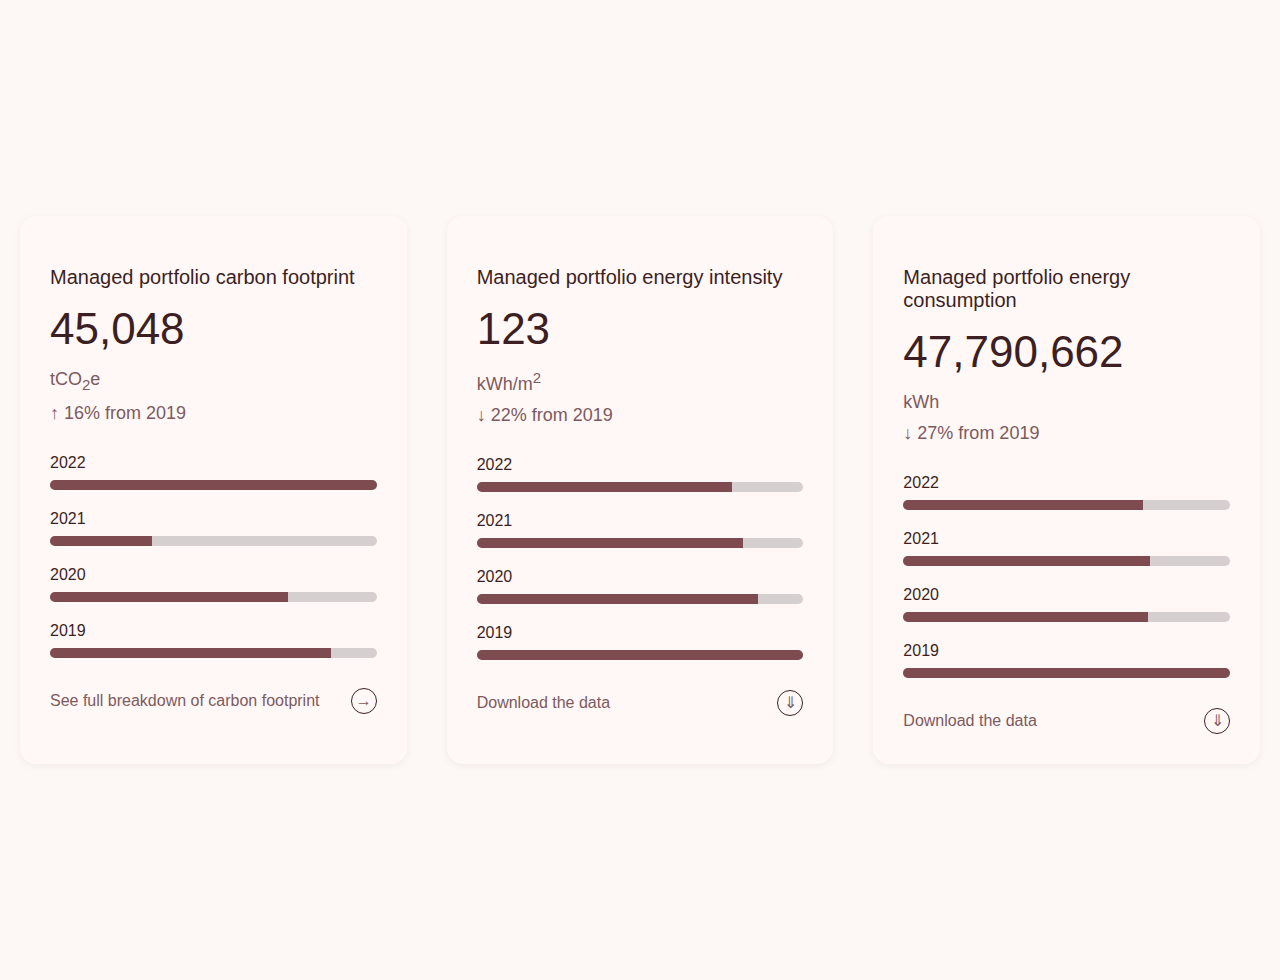
<file: index.html>
<!DOCTYPE html>
<html lang="en">
<head>
  <meta charset="UTF-8" />
  <meta name="viewport" content="width=device-width, initial-scale=1.0" />
  <title>Environmental Dashboard</title>
  <style>
    body {
      font-family: 'Helvetica Neue', sans-serif;
      background-color: #fdf8f6;
      color: #3c1f23;
      margin: 0;
      padding: 40px 20px;
      display: flex;
      justify-content: center;
      align-items: center;
      min-height: 100vh;
    }
    .dashboard {
      display: flex;
      flex-wrap: wrap;
      justify-content: center;
      gap: 40px;
      max-width: 1400px;
      width: 100%;
      margin: auto;
    }
    .card {
      flex: 1 1 100%;
      max-width: 100%;
      box-sizing: border-box;
      padding: 30px;
      background: #fff8f6;
      border-radius: 16px;
      box-shadow: 0 2px 8px rgba(0, 0, 0, 0.05);
    }
    @media (min-width: 768px) {
      .card {
        flex: 1 1 calc(50% - 40px);
      }
    }
    @media (min-width: 1024px) {
      .card {
        flex: 1 1 calc(33.33% - 40px);
      }
    }
    .card h3 {
      font-weight: normal;
      font-size: 20px;
      margin-bottom: 10px;
    }
    .value {
      font-size: 44px;
      margin: 15px 0;
    }
    .unit {
      font-size: 18px;
      color: #7d5a5e;
    }
    .change {
      color: #7d5a5e;
      font-size: 18px;
      margin-top: 10px;
    }
    .bar-container {
      margin-top: 30px;
    }
    .bar-year {
      margin-top: 20px;
      font-size: 16px;
    }
    .bar {
      height: 10px;
      background-color: #d6cfcf;
      position: relative;
      margin-top: 8px;
      border-radius: 5px;
      overflow: hidden;
    }
    .bar-fill {
      height: 100%;
      background-color: #7d4b50;
      position: absolute;
      top: 0;
      left: 0;
    }
    .footer {
      margin-top: 30px;
      font-size: 16px;
      color: #7d5a5e;
      display: flex;
      justify-content: space-between;
      align-items: center;
    }
    .icon {
      display: inline-block;
      width: 24px;
      height: 24px;
      border: 1px solid #3c1f23;
      border-radius: 50%;
      text-align: center;
      line-height: 24px;
      font-size: 16px;
      margin-left: 10px;
    }
  </style>
</head>
<body>
  <div class="dashboard">
    <!-- Carbon Footprint Card -->
    <div class="card">
      <h3>Managed portfolio carbon footprint</h3>
      <div class="value">45,048</div>
      <div class="unit">tCO<sub>2</sub>e</div>
      <div class="change">↑ 16% from 2019</div>
      <div class="bar-container">
        <div class="bar-year">2022<div class="bar"><div class="bar-fill" style="width:100%"></div></div></div>
        <div class="bar-year">2021<div class="bar"><div class="bar-fill" style="width:31.3%"></div></div></div>
        <div class="bar-year">2020<div class="bar"><div class="bar-fill" style="width:72.9%"></div></div></div>
        <div class="bar-year">2019<div class="bar"><div class="bar-fill" style="width:85.9%"></div></div></div>
      </div>
      <div class="footer">See full breakdown of carbon footprint <span class="icon">→</span></div>
    </div>

    <!-- Energy Intensity Card -->
    <div class="card">
      <h3>Managed portfolio energy intensity</h3>
      <div class="value">123</div>
      <div class="unit">kWh/m<sup>2</sup></div>
      <div class="change">↓ 22% from 2019</div>
      <div class="bar-container">
        <div class="bar-year">2022<div class="bar"><div class="bar-fill" style="width:78.3%"></div></div></div>
        <div class="bar-year">2021<div class="bar"><div class="bar-fill" style="width:81.5%"></div></div></div>
        <div class="bar-year">2020<div class="bar"><div class="bar-fill" style="width:86%"></div></div></div>
        <div class="bar-year">2019<div class="bar"><div class="bar-fill" style="width:100%"></div></div></div>
      </div>
      <div class="footer">Download the data <span class="icon">⇓</span></div>
    </div>

    <!-- Energy Consumption Card -->
    <div class="card">
      <h3>Managed portfolio energy consumption</h3>
      <div class="value">47,790,662</div>
      <div class="unit">kWh</div>
      <div class="change">↓ 27% from 2019</div>
      <div class="bar-container">
        <div class="bar-year">2022<div class="bar"><div class="bar-fill" style="width:73.3%"></div></div></div>
        <div class="bar-year">2021<div class="bar"><div class="bar-fill" style="width:75.6%"></div></div></div>
        <div class="bar-year">2020<div class="bar"><div class="bar-fill" style="width:74.8%"></div></div></div>
        <div class="bar-year">2019<div class="bar"><div class="bar-fill" style="width:100%"></div></div></div>
      </div>
      <div class="footer">Download the data <span class="icon">⇓</span></div>
    </div>
  </div>
</body>
</html>
</file>
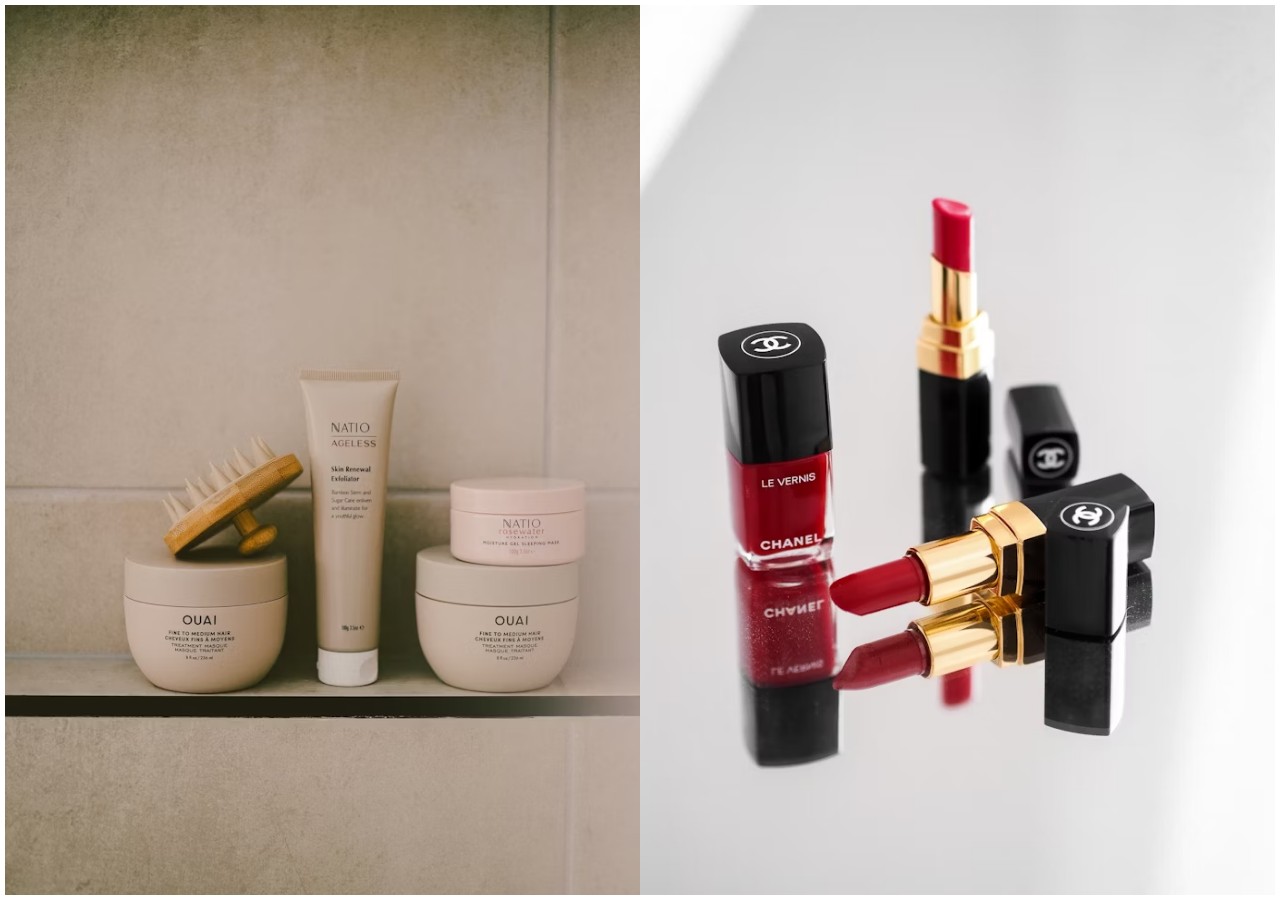
<file: 1/index.html>
<!DOCTYPE html>
<html lang="en">
<head>
    <meta charset="UTF-8">
    <meta name="viewport" content="width=device-width, initial-scale=1.0">
    <title>Document</title>
    <link rel="stylesheet" href="style.css">
</head> 
<body>
    <div class="main">
        <div class="left">
            <div class="left-hover">
                <button class="add-to-bag">Add to Bag</button>
            </div>
        </div>
        
        <div class="right">
            <div class="right-hover">
                <button class="add-to-bag">Add to Bag</button>
            </div>

        </div>
    </div>
</body>
</html>
</file>
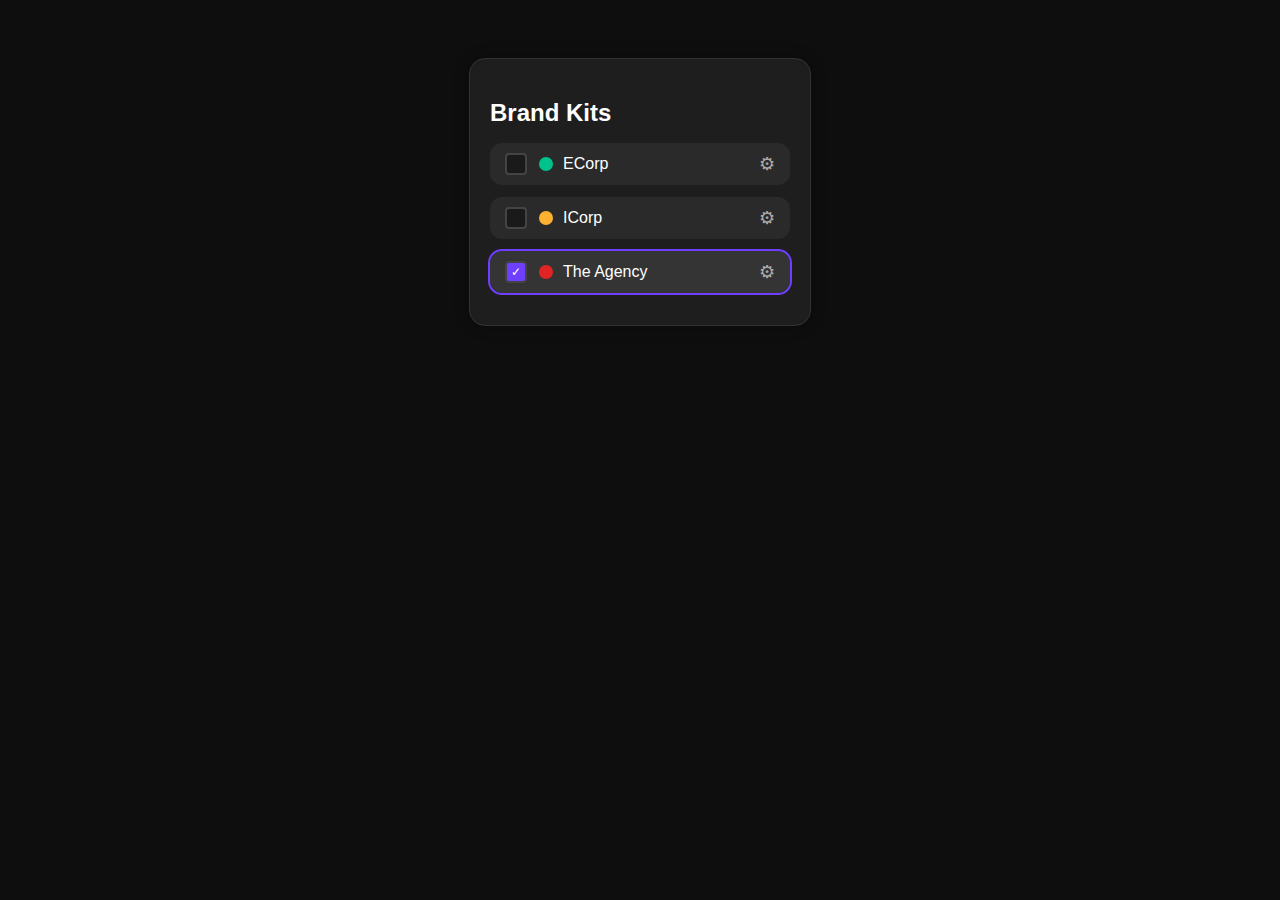
<file: 2/index.html>
<!DOCTYPE html>
<html lang="en">
<head>
  <meta charset="UTF-8" />
  <meta name="viewport" content="width=device-width, initial-scale=1.0"/>
  <title>Brand Kits</title>
  <link rel="stylesheet" href="style.css" />
</head>
<body>
  <div class="container">
    <h2>Brand Kits</h2>
    <div class="brand-kit" data-kit="ECorp">
      <div class="checkbox"></div>
      <div class="brand">
        <div class="logo" style="background-color: #00c28b;"></div>
        <span>ECorp</span>
      </div>
      <div class="settings">&#9881;</div>
    </div>

    <div class="brand-kit" data-kit="ICorp">
      <div class="checkbox"></div>
      <div class="brand">
        <div class="logo" style="background-color: #ffb132;"></div>
        <span>ICorp</span>
      </div>
      <div class="settings">&#9881;</div>
    </div>

    <div class="brand-kit selected" data-kit="The Agency">
      <div class="checkbox checked"></div>
      <div class="brand">
        <div class="logo" style="background-color: #e02424;"></div>
        <span>The Agency</span>
      </div>
      <div class="settings">&#9881;</div>
    </div>
  </div>

  <script src="script.js"></script>
</body>
</html>
</file>
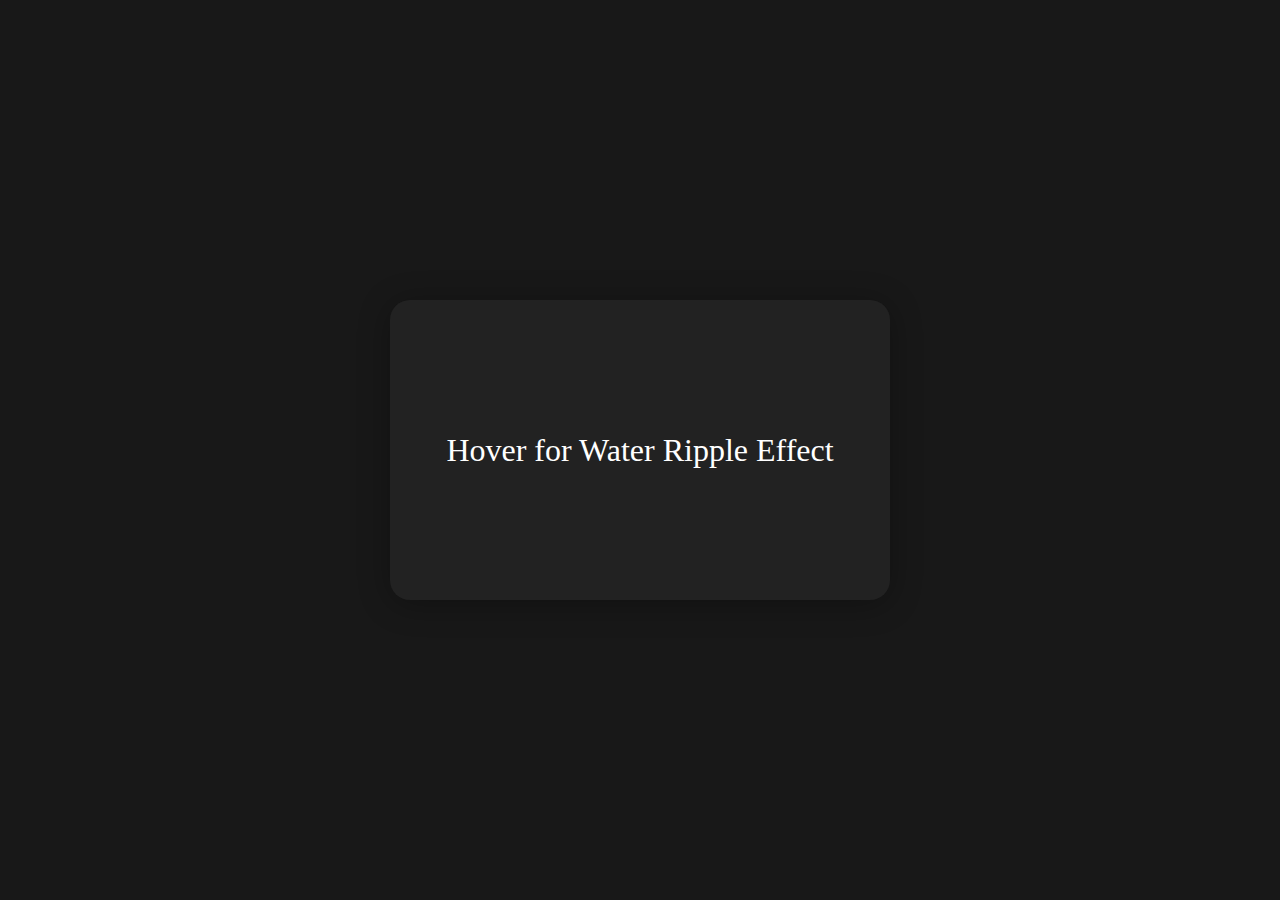
<file: 5/index.html>
<!DOCTYPE html>
<html lang="en">
<head>
  <meta charset="UTF-8">
  <meta name="viewport" content="width=device-width, initial-scale=1.0">
  <title>Ripple Effect Section</title>
  <style>
    body {
      margin: 0;
      height: 100vh;
      display: flex;
      align-items: center;
      justify-content: center;
      background: #181818;
    }
    .ripple-section {
      position: relative;
      width: 500px;
      height: 300px;
      background: #222;
      border-radius: 20px;
      overflow: hidden;
      box-shadow: 0 4px 32px rgba(0,0,0,0.3);
      cursor: pointer;
      display: flex;
      align-items: center;
      justify-content: center;
      color: #fff;
      font-size: 2rem;
      user-select: none;
    }
    .ripple {
      position: absolute;
      pointer-events: none;
      border-radius: 50%;
      width: 40px;
      height: 40px;
      background: rgba(0,180,255,0.25);
      box-shadow: 0 0 8px 2px rgba(0,180,255,0.15);
      transform: translate(-50%, -50%) scale(1);
      opacity: 1;
      animation: ripple-animate 0.8s linear forwards;
      z-index: 2;
    }
    @keyframes ripple-animate {
      to {
        opacity: 0;
        transform: translate(-50%, -50%) scale(6);
      }
    }
    .float-content {
      display: inline-block;
      animation: float-water-squash 3s ease-in-out infinite;
    }
    @keyframes float-water-squash {
      0% {
        transform: translateY(0) translateX(0) scaleX(1) scaleY(1);
      }
      15% {
        transform: translateY(-8px) translateX(4px) scaleX(1.08) scaleY(0.92);
      }
      25% {
        transform: translateY(-10px) translateX(5px) scaleX(0.95) scaleY(1.08);
      }
      40% {
        transform: translateY(-5px) translateX(2px) scaleX(1.05) scaleY(0.96);
      }
      50% {
        transform: translateY(0) translateX(0) scaleX(1) scaleY(1);
      }
      65% {
        transform: translateY(8px) translateX(-4px) scaleX(1.08) scaleY(0.92);
      }
      75% {
        transform: translateY(10px) translateX(-5px) scaleX(0.95) scaleY(1.08);
      }
      90% {
        transform: translateY(5px) translateX(-2px) scaleX(1.05) scaleY(0.96);
      }
      100% {
        transform: translateY(0) translateX(0) scaleX(1) scaleY(1);
      }
    }
  </style>
</head>
<body>
  <section class="ripple-section">
    <div class="float-content">Hover for Water Ripple Effect</div>
  </section>
  <script>
    const section = document.querySelector('.ripple-section');

    section.addEventListener('pointermove', (e) => {
      const rect = section.getBoundingClientRect();
      const x = e.clientX - rect.left;
      const y = e.clientY - rect.top;
      const ripple = document.createElement('div');
      ripple.className = 'ripple';
      ripple.style.left = `${x}px`;
      ripple.style.top = `${y}px`;
      section.appendChild(ripple);
      ripple.addEventListener('animationend', () => {
        ripple.remove();
      });
    });
  </script>
</body>
</html>
</file>
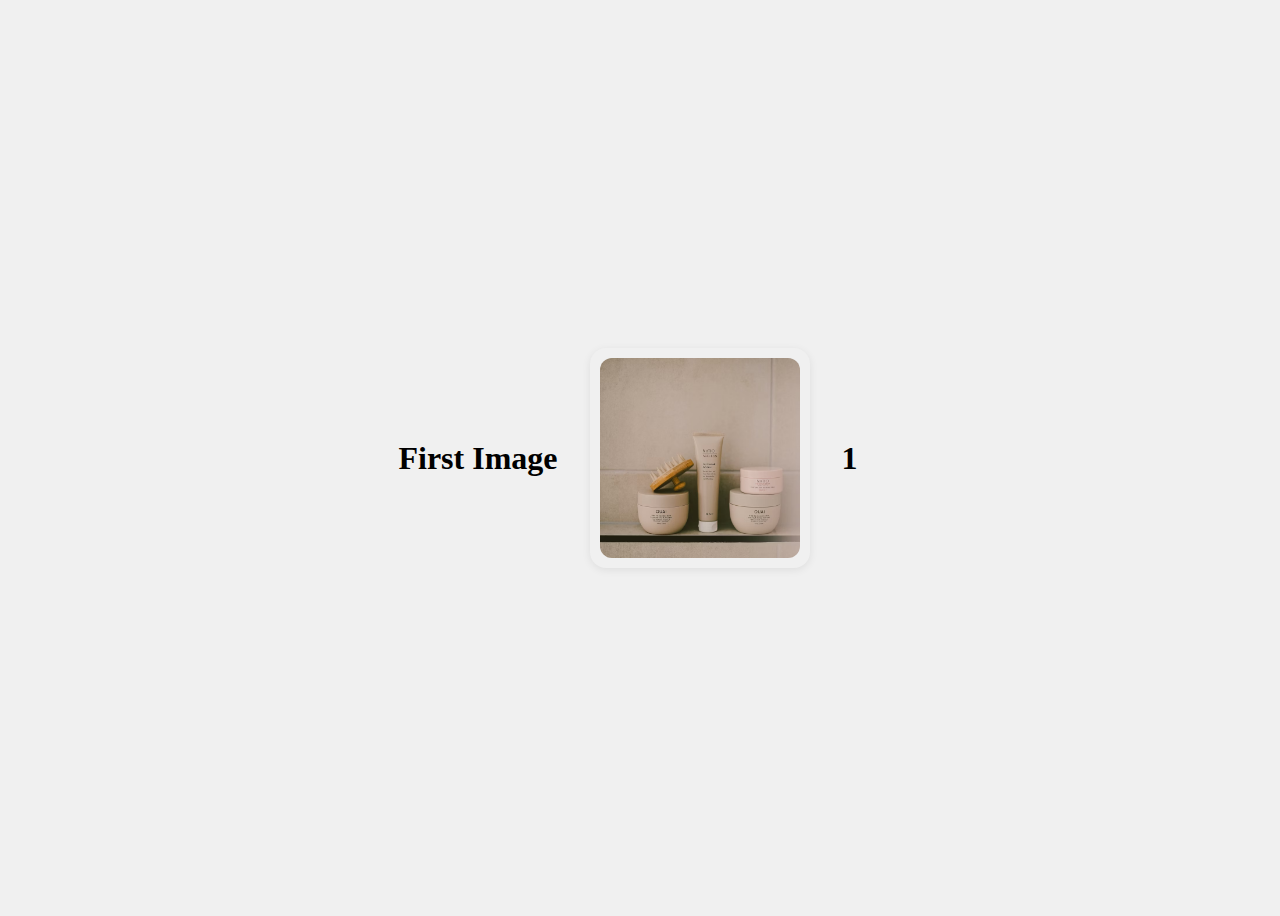
<file: 7/index.html>
<!DOCTYPE html>
<html lang="en">
<head>
    <meta charset="UTF-8">
    <meta name="viewport" content="width=device-width, initial-scale=1.0">
    <title>Centered Image Layout</title>
    <link rel="stylesheet" href="style.css">
</head>
<body>
    <div class="container">
        <div class="title">Title Here</div>
        <div class="image-box">
            <img src="../1/1.avif" alt="Centered" class="center-image">
        </div>
        <div class="number">1</div>
    </div>
    <script src="script.js"></script>
</body>
</html>
</file>
<file: 1/style.css>
* {
    box-sizing: border-box;
}
body{
    height: 100vh;
    width: 100vw;
    margin: 0;
    padding: 0;
    overflow: hidden;
}
.main {
    display: flex;
    height: 100%;
    width: 100%;
    padding: 5px;
    box-sizing: border-box;
}

.left,
.right {
    flex: 1;
    position: relative;
    min-width: 0;
    min-height: 0;
    background-size: cover;
    background-position: center;
    flex-shrink: 0;
}

.left {
    background: url('1.avif') center center/cover no-repeat;
}

.right {
    background: url('3.avif') center center/cover no-repeat;
}

.left:hover {
    background: url('2.avif') center center/cover no-repeat;
}

.right:hover {
    background: url('4.avif') center center/cover no-repeat;
}

.left-hover,
.right-hover {
    width: 100%;
    height: 100%;
    position: relative;
    padding: 5px;
}

.add-to-bag {
    position: absolute;
    left: 50%;
    bottom: 30px;
    transform: translateX(-50%);
    padding: 12px 32px;
    width: 80%;
    background: #fff;
    color: #222;
    border: none;
    border-radius: 24px;
    font-size: 1.1rem;
    cursor: pointer;
    opacity: 0;
    z-index: 2;
}

.left:hover .add-to-bag,
.right:hover .add-to-bag {
    opacity: 1;
}

.add-to-bag:hover {
    background: #444;
}
</file>
<file: 2/style.css>
body {
    background-color: #0e0e0e;
    font-family: 'Segoe UI', sans-serif;
    color: white;
    display: flex;
    justify-content: center;
    padding-top: 50px;
  }
  
  .container {
    background: #1e1e1e;
    border: 1px solid #333;
    border-radius: 16px;
    padding: 20px;
    width: 300px;
    box-shadow: 0 0 15px rgba(0,0,0,0.3);
  }
  
  h2 {
    margin-bottom: 16px;
    color: white;
  }
  
  .brand-kit {
    display: flex;
    align-items: center;
    background-color: #2a2a2a;
    border-radius: 12px;
    padding: 10px 15px;
    margin-bottom: 12px;
    cursor: pointer;
    transition: background 0.3s ease;
  }
  
  .brand-kit.selected {
    background-color: #343434;
    outline: 2px solid #6e3fff;
  }
  
  .checkbox {
    width: 18px;
    height: 18px;
    border-radius: 4px;
    border: 2px solid #444;
    margin-right: 12px;
    background-color: #1a1a1a;
  }
  
  .checkbox.checked {
    background-color: #6e3fff;
    display: flex;
    align-items: center;
    justify-content: center;
  }
  
  .checkbox.checked::after {
    content: "✓";
    font-size: 12px;
    color: white;
  }
  
  .brand {
    display: flex;
    align-items: center;
    flex-grow: 1;
  }
  
  .logo {
    width: 14px;
    height: 14px;
    border-radius: 50%;
    margin-right: 10px;
  }
  
  .settings {
    font-size: 18px;
    color: #aaa;
  }
</file>
<file: 7/style.css>
.container {
  display: flex;
  align-items: center;
  justify-content: center;
  height: 100vh;
  gap: 32px;
}

.title {
  font-size: 2rem;
  font-weight: bold;
  min-width: 120px;
  text-align: right;
}

.image-box {
  display: flex;
  align-items: center;
  justify-content: center;
  width: 220px;
  height: 220px;
  background: #f0f0f0;
  border-radius: 16px;
  box-shadow: 0 2px 8px rgba(0,0,0,0.08);
}

.center-image {
  width: 200px;
  height: 200px;
  object-fit: cover;
  border-radius: 12px;
}

.number {
  font-size: 2rem;
  font-weight: bold;
  min-width: 40px;
  text-align: left;
}
</file>
